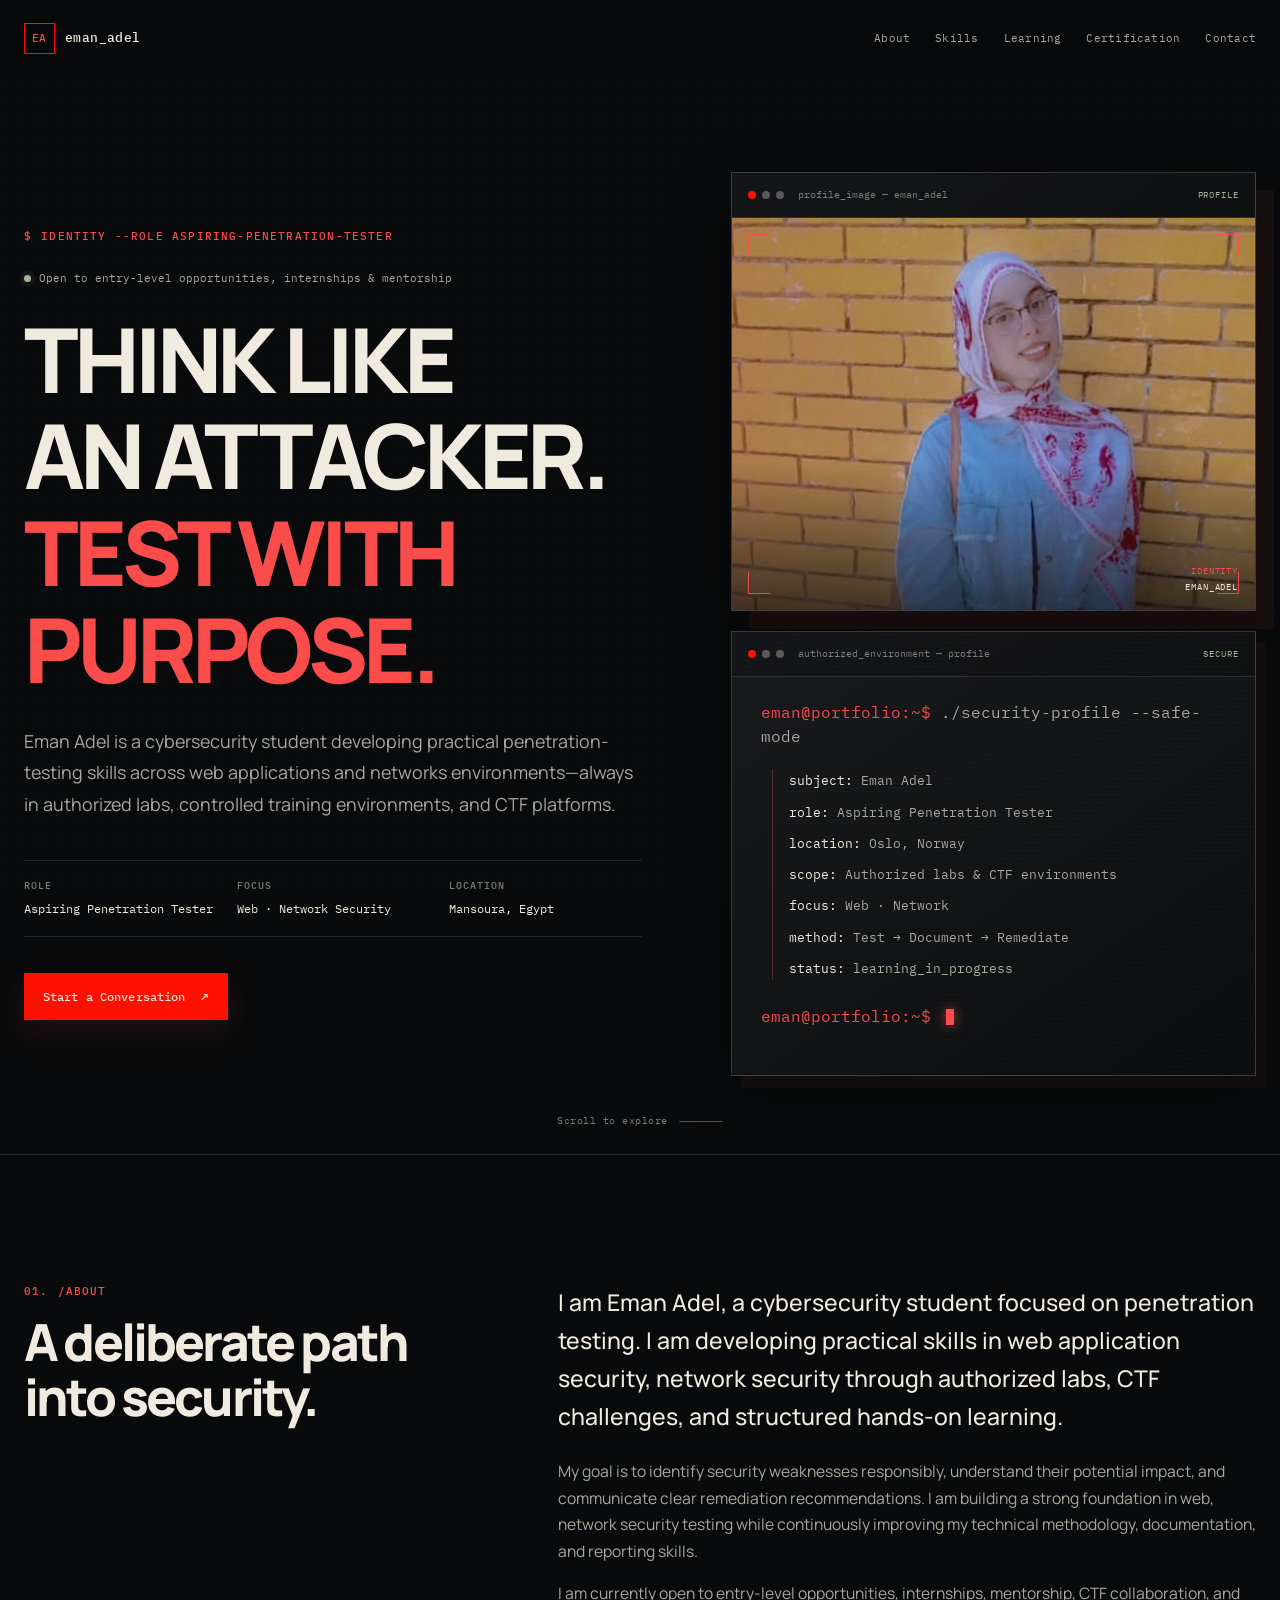
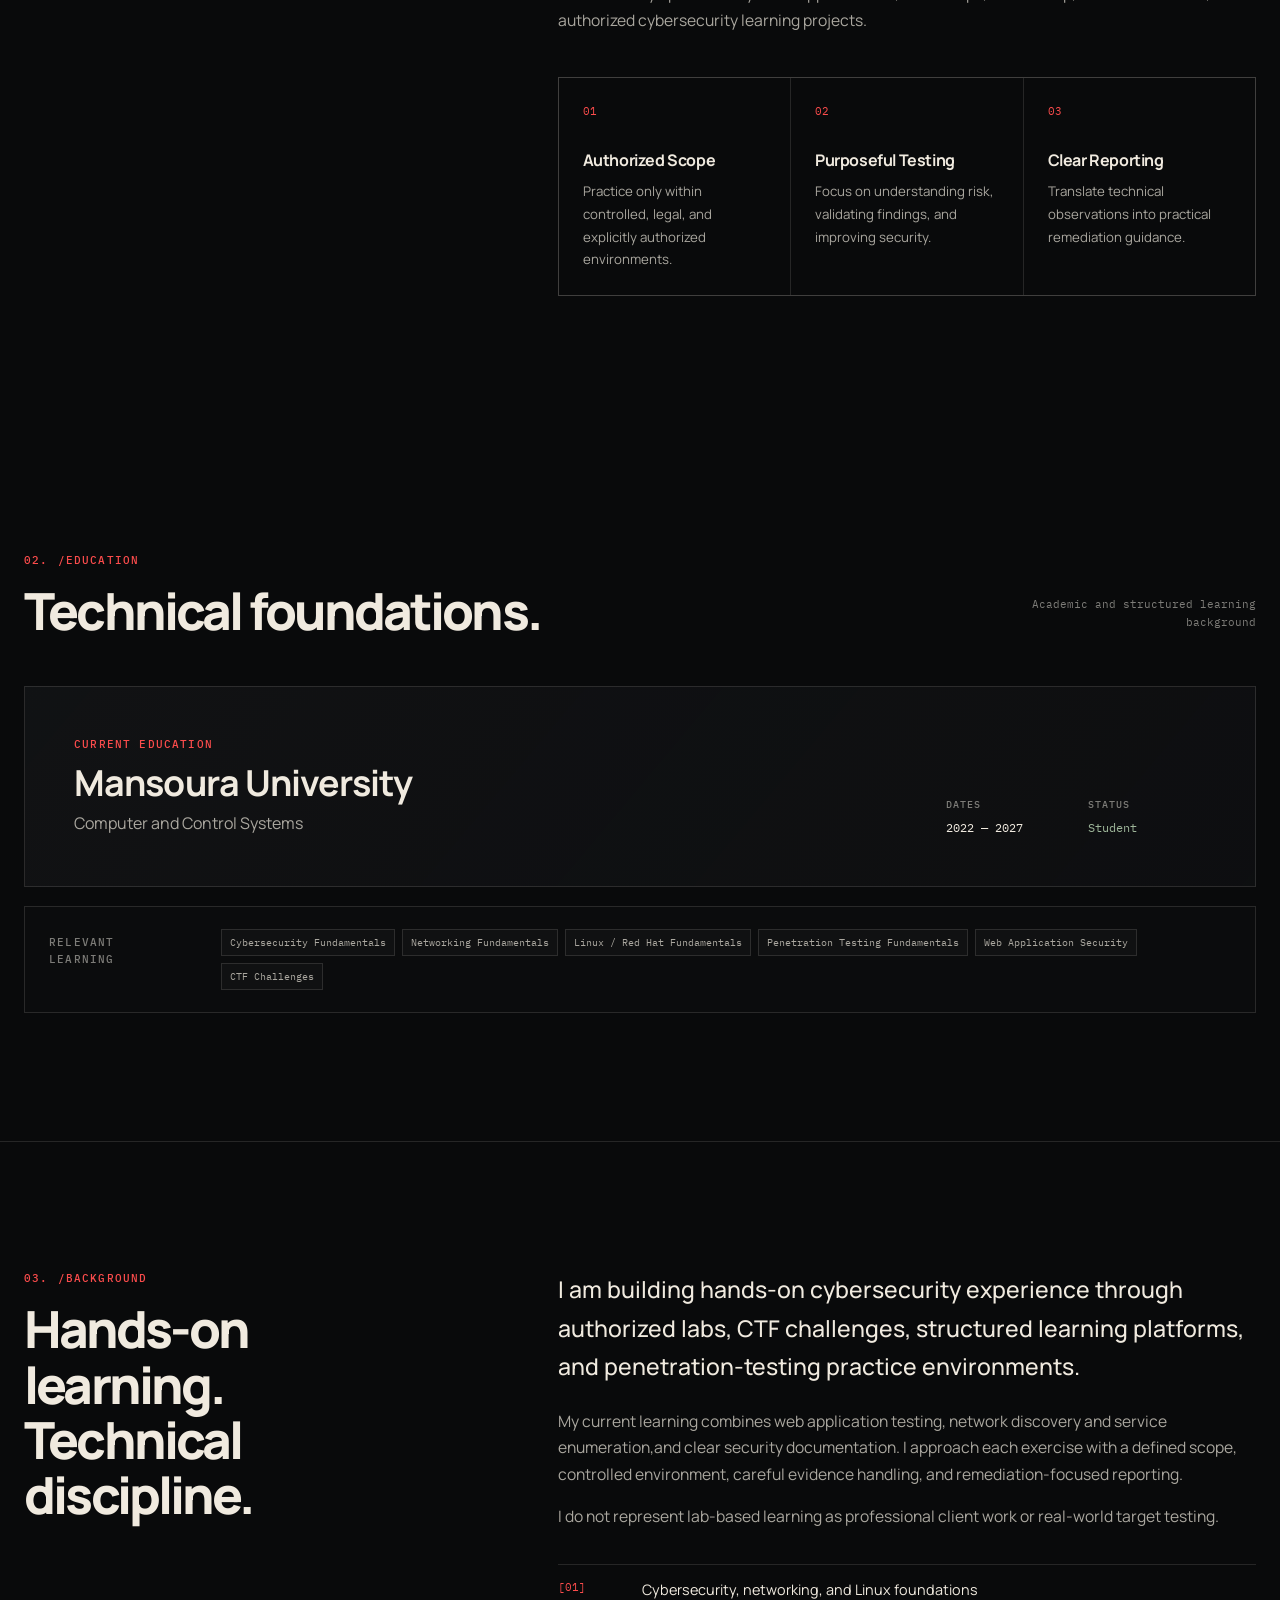
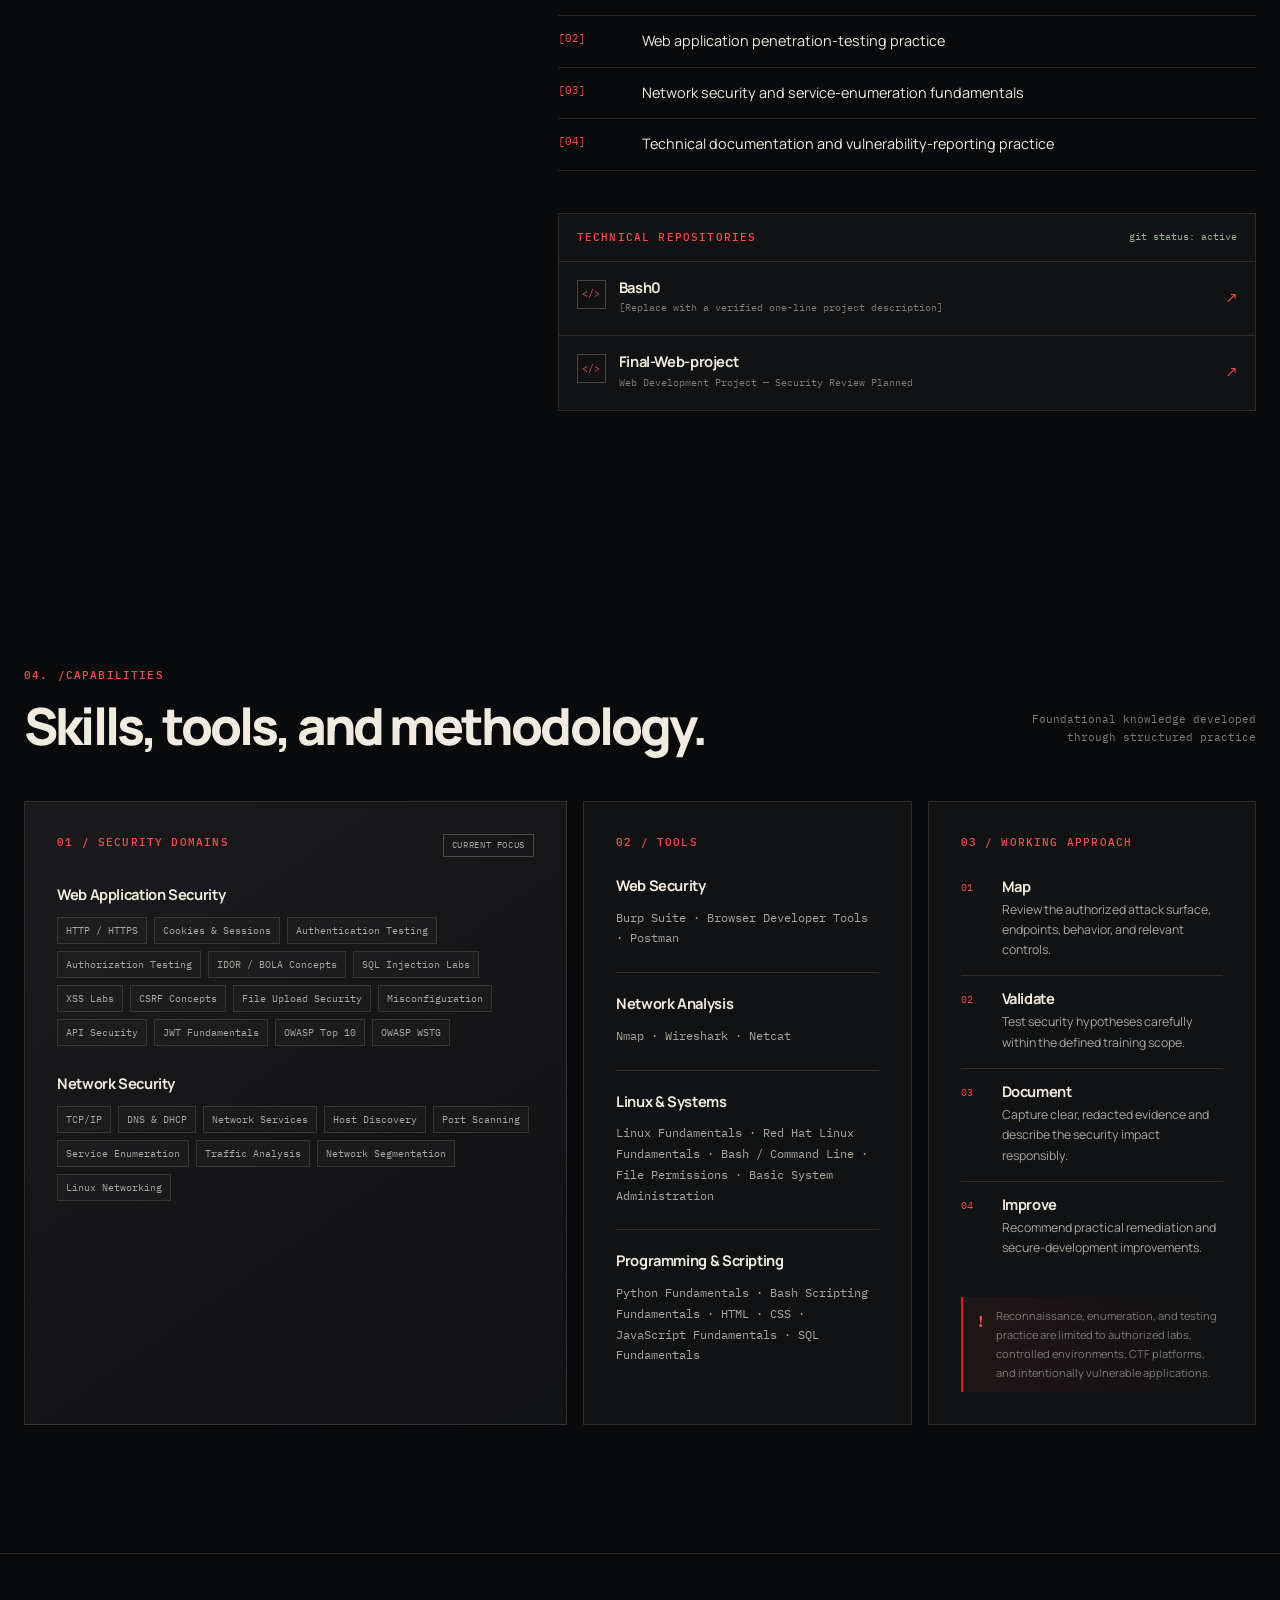
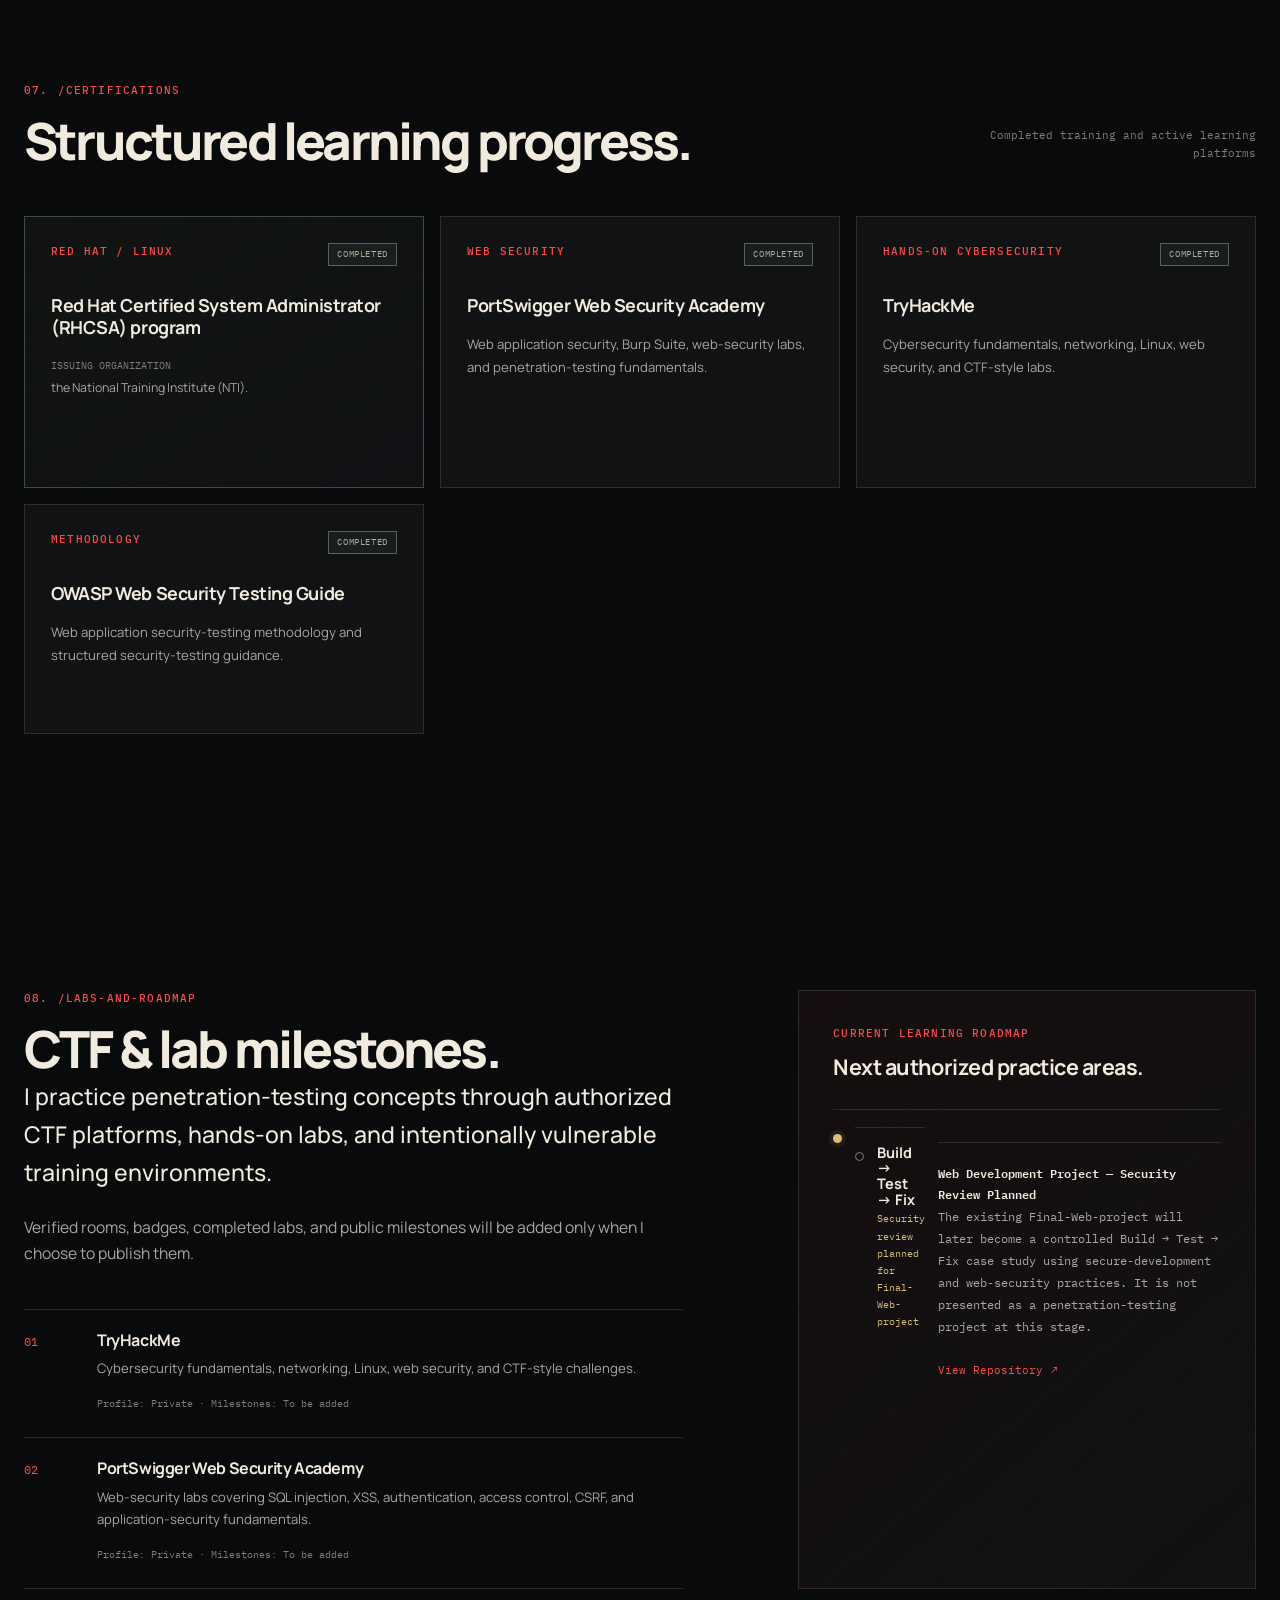
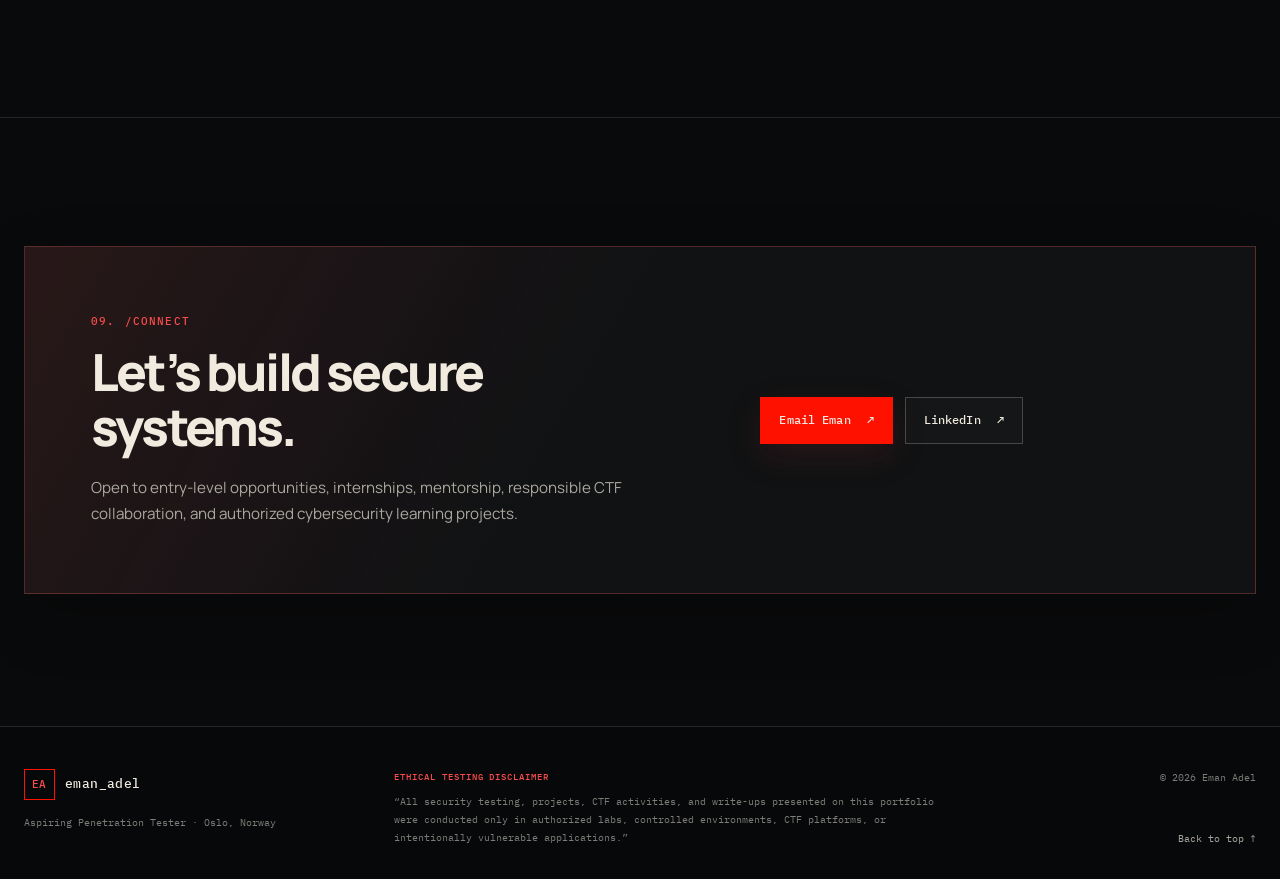
<file: index.html>
<!DOCTYPE html>
<html lang="en">
<head>
  <meta charset="UTF-8" />
  <meta name="viewport" content="width=device-width, initial-scale=1.0" />

  <title>Eman Adel | Aspiring Penetration Tester</title>
  <meta
    name="description"
    content="Portfolio of Eman Adel, an aspiring penetration tester in Oslo focused on web application security, network security, and authorized hands-on cybersecurity learning."
  />
  <meta
    name="keywords"
    content="Eman Adel, Aspiring Penetration Tester, Web Application Security, Network Security, Cybersecurity Student, Oslo"
  />
  <meta name="author" content="Eman Adel" />
  <meta name="theme-color" content="#090a0b" />
  <meta name="robots" content="index, follow" />

  <meta property="og:type" content="website" />
  <meta property="og:title" content="Eman Adel | Aspiring Penetration Tester" />
  <meta
    property="og:description"
    content="Aspiring penetration tester building practical skills in web application and network through authorized labs and CTF environments."
  />
  <meta property="og:locale" content="en_US" />
  <meta property="og:site_name" content="Eman Adel Portfolio" />

  <link rel="preconnect" href="https://fonts.googleapis.com" />
  <link rel="preconnect" href="https://fonts.gstatic.com" crossorigin />
  <link
    href="https://fonts.googleapis.com/css2?family=DM+Mono:wght@400;500&family=IBM+Plex+Mono:wght@400;500;600&family=Manrope:wght@400;500;600;700;800&display=swap"
    rel="stylesheet"
  />

  <link rel="stylesheet" href="style.css" />
</head>

<body>
  <a class="skip-link" href="#main-content">Skip to main content</a>

  <div class="site-noise" aria-hidden="true"></div>
  <div class="site-grid" aria-hidden="true"></div>

  <header class="site-header" id="top">
    <div class="container header-inner">
      <a class="brand" href="#top" aria-label="Eman Adel — Return to top">
        <span class="brand-mark" aria-hidden="true">EA</span>
        <span class="brand-text">eman_adel</span>
      </a>

      <button
        class="menu-toggle"
        type="button"
        aria-label="Open navigation menu"
        aria-expanded="false"
        aria-controls="primary-navigation"
      >
        <span></span>
        <span></span>
      </button>

      <nav class="site-nav" id="primary-navigation" aria-label="Primary navigation">
        <a href="#about">About</a>
        <a href="#skills">Skills</a>
        <!-- <a href="#projects">Projects</a> -->
        <a href="#learning">Learning</a>
        <a href="#certifications">Certification</a>
        <a href="#contact">Contact</a>
        <!-- <a class="nav-cv" href="[Replace with CV file URL]" download>
          Download CV
        </a> -->
      </nav>
    </div>
  </header>

  <main id="main-content">
    <section class="hero section" aria-labelledby="hero-heading">
      <div class="container hero-layout">
        <div class="hero-content reveal">
          <p class="eyebrow">
            <span aria-hidden="true">$</span>
            <span>identity --role aspiring-penetration-tester</span>
          </p>

          <div class="availability">
            <span class="status-dot" aria-hidden="true"></span>
            Open to entry-level opportunities, internships &amp; mentorship
          </div>

          <h1 id="hero-heading">
            THINK LIKE<br />
            AN ATTACKER.<br />
            <span>TEST WITH PURPOSE.</span>
          </h1>

          <p class="hero-intro">
            Eman Adel is a cybersecurity student developing practical
            penetration-testing skills across web applications and networks environments—always in authorized labs, controlled training
            environments, and CTF platforms.
          </p>

          <div class="hero-meta" aria-label="Professional profile summary">
            <div>
              <span class="meta-label">Role</span>
              <span class="meta-value">Aspiring Penetration Tester</span>
            </div>

            <div>
              <span class="meta-label">Focus</span>
              <span class="meta-value">Web · Network Security</span>
            </div>

            <div>
              <span class="meta-label">Location</span>
              <span class="meta-value">Mansoura, Egypt</span>
            </div>
          </div>

           <div class="hero-actions">
           <!-- <a class="button button-primary" href="#projects">
              <span>View Projects</span>
              <span aria-hidden="true">→</span>
            </a> -->

            <a
              class="button button-primary"
              href="mailto:emanadel2532004@gmail.com"
            >
              <span>Start a Conversation</span>
              <span aria-hidden="true">↗</span>
            </a>
          </div>
        </div>

        <div class="hero-visuals reveal reveal-delay">
          <div class="profile-photo-panel">
            <div class="photo-panel-header">
              <div class="window-controls" aria-hidden="true">
                <span></span>
                <span></span>
                <span></span>
              </div>

              <p>profile_image — eman_adel</p>

              <span class="terminal-lock" aria-label="Profile image status">
                PROFILE
              </span>
            </div>

            <div class="profile-photo-wrap">
              <img
                src="my-photo.jpg"
                alt="Professional portrait of Eman Adel"
                class="profile-photo"
              />

              <div class="photo-overlay" aria-hidden="true"></div>

              <div class="photo-corner photo-corner-top-left" aria-hidden="true"></div>
              <div class="photo-corner photo-corner-top-right" aria-hidden="true"></div>
              <div class="photo-corner photo-corner-bottom-left" aria-hidden="true"></div>
              <div class="photo-corner photo-corner-bottom-right" aria-hidden="true"></div>

              <div class="photo-label" aria-hidden="true">
                <span>IDENTITY</span>
                <span>EMAN_ADEL</span>
              </div>
            </div>
          </div>

          <div
            class="hero-terminal terminal-compact"
            aria-label="Professional profile terminal visual"
          >
            <div class="terminal-window">
              <div class="terminal-header">
                <div class="window-controls" aria-hidden="true">
                  <span></span>
                  <span></span>
                  <span></span>
                </div>

                <p>authorized_environment — profile</p>

                <span class="terminal-lock" aria-label="Authorized environment">
                  SECURE
                </span>
              </div>

              <div class="terminal-body">
                <p class="terminal-line muted-line">
                  <span class="terminal-prompt">eman@portfolio:~$</span>
                  <span> ./security-profile --safe-mode</span>
                </p>

                <div class="terminal-output">
                  <p><span class="terminal-key">subject:</span> Eman Adel</p>
                  <p><span class="terminal-key">role:</span> Aspiring Penetration Tester</p>
                  <p><span class="terminal-key">location:</span> Oslo, Norway</p>
                  <p><span class="terminal-key">scope:</span> Authorized labs &amp; CTF environments</p>
                  <p><span class="terminal-key">focus:</span> Web · Network </p>
                  <p><span class="terminal-key">method:</span> Test → Document → Remediate</p>
                  <p>
                    <span class="terminal-key">status:</span>
                    <span class="terminal-status">learning_in_progress</span>
                  </p>
                </div>

                <p class="terminal-line terminal-command">
                  <span class="terminal-prompt">eman@portfolio:~$</span>
                  <span class="terminal-cursor" aria-hidden="true"></span>
                </p>
              </div>
            </div>
          </div>
        </div>
      </div>

      <a class="scroll-cue" href="#about" aria-label="Scroll to About section">
        <span>Scroll to explore</span>
        <span class="scroll-line" aria-hidden="true"></span>
      </a>
    </section>

    <section class="section section-lined" id="about" aria-labelledby="about-heading">
      <div class="container two-column-layout">
        <div class="section-heading reveal">
          <p class="eyebrow"><span aria-hidden="true">01.</span> /about</p>
          <h2 id="about-heading">A deliberate path into security.</h2>
        </div>

        <div class="section-content reveal reveal-delay">
          <p class="lead-text">
            I am Eman Adel, a cybersecurity student focused on penetration
            testing. I am developing practical skills in web application
            security, network security through authorized labs, CTF challenges,
            and structured hands-on learning.
          </p>

          <p>
            My goal is to identify security weaknesses responsibly, understand
            their potential impact, and communicate clear remediation
            recommendations. I am building a strong foundation in web, network 
            security testing while continuously improving my technical methodology,
            documentation, and reporting skills.
          </p>

          <p>
            I am currently open to entry-level opportunities, internships,
            mentorship, CTF collaboration, and authorized cybersecurity learning
            projects.
          </p>

          <div class="principles-grid" aria-label="Professional principles">
            <article class="principle-card">
              <span class="card-index">01</span>
              <h3>Authorized Scope</h3>
              <p>
                Practice only within controlled, legal, and explicitly
                authorized environments.
              </p>
            </article>

            <article class="principle-card">
              <span class="card-index">02</span>
              <h3>Purposeful Testing</h3>
              <p>
                Focus on understanding risk, validating findings, and improving
                security.
              </p>
            </article>

            <article class="principle-card">
              <span class="card-index">03</span>
              <h3>Clear Reporting</h3>
              <p>
                Translate technical observations into practical remediation
                guidance.
              </p>
            </article>
          </div>
        </div>
      </div>
    </section>

    <section class="section" id="education" aria-labelledby="education-heading">
      <div class="container">
        <div class="section-topbar reveal">
          <div>
            <p class="eyebrow"><span aria-hidden="true">02.</span> /education</p>
            <h2 id="education-heading">Technical foundations.</h2>
          </div>

          <p class="section-aside">
            Academic and structured learning background
          </p>
        </div>

        <article class="education-card reveal reveal-delay">
          <div class="education-main">
            <p class="card-kicker">Current Education</p>
            <h3>Mansoura University</h3>
            <p class="education-program">Computer and Control Systems</p>
          </div>

          <div class="education-data">
            <div>
              <span class="meta-label">Dates</span>
              <span class="meta-value">2022 — 2027</span>
            </div>

            <div>
              <span class="meta-label">Status</span>
              <span class="meta-value status-text">Student</span>
            </div>
          </div>
        </article>

        <div class="learning-strip reveal">
          <p class="strip-label">Relevant Learning</p>

          <div class="chip-list">
            <span>Cybersecurity Fundamentals</span>
            <span>Networking Fundamentals</span>
            <span>Linux / Red Hat Fundamentals</span>
            <span>Penetration Testing Fundamentals</span>
            <span>Web Application Security</span>
            <span>CTF Challenges</span>
          </div>
        </div>
      </div>
    </section>

    <section
      class="section section-lined"
      id="background"
      aria-labelledby="background-heading"
    >
      <div class="container two-column-layout">
        <div class="section-heading reveal">
          <p class="eyebrow"><span aria-hidden="true">03.</span> /background</p>
          <h2 id="background-heading">
            Hands-on learning.<br />
            Technical discipline.
          </h2>
        </div>

        <div class="section-content reveal reveal-delay">
          <p class="lead-text">
            I am building hands-on cybersecurity experience through authorized
            labs, CTF challenges, structured learning platforms, and
            penetration-testing practice environments.
          </p>

          <p>
            My current learning combines web application testing, network
            discovery and service enumeration,and clear security documentation.
            I approach each exercise with a defined scope, controlled environment,
            careful evidence handling, and remediation-focused reporting.
          </p>

          <p>
            I do not represent lab-based learning as professional client work or
            real-world target testing.
          </p>

          <div class="background-list" aria-label="Technical background areas">
            <div>
              <span aria-hidden="true">[01]</span>
              <p>Cybersecurity, networking, and Linux foundations</p>
            </div>

            <div>
              <span aria-hidden="true">[02]</span>
              <p>Web application penetration-testing practice</p>
            </div>

            <div>
              <span aria-hidden="true">[03]</span>
              <p>Network security and service-enumeration fundamentals</p>
            </div>

            <!-- <div>
              <span aria-hidden="true">[04]</span>
              <p>Android application security foundations</p>
            </div> -->

            <div>
              <span aria-hidden="true">[04]</span>
              <p>Technical documentation and vulnerability-reporting practice</p>
            </div>
          </div>

          <div class="repository-panel">
            <div class="repository-panel-heading">
              <p class="card-kicker">Technical Repositories</p>
              <span class="mini-terminal">git status: active</span>
            </div>

            <div class="repository-list">
              <a
                href="https://github.com/Eman-Adel-Taher/Bash0"
                target="_blank"
                rel="noopener noreferrer"
                class="repository-link"
                aria-label="Open Bash0 repository on GitHub"
              >
                <div>
                  <span class="repo-icon" aria-hidden="true">&lt;/&gt;</span>

                  <div>
                    <h3>Bash0</h3>
                    <p>[Replace with a verified one-line project description]</p>
                  </div>
                </div>

                <span aria-hidden="true">↗</span>
              </a>

              <a
                href="https://github.com/Eman-Adel-Taher/Final-Web-project"
                target="_blank"
                rel="noopener noreferrer"
                class="repository-link"
                aria-label="Open Final Web Project repository on GitHub"
              >
                <div>
                  <span class="repo-icon" aria-hidden="true">&lt;/&gt;</span>

                  <div>
                    <h3>Final-Web-project</h3>
                    <p>Web Development Project — Security Review Planned</p>
                  </div>
                </div>

                <span aria-hidden="true">↗</span>
              </a>
            </div>
          </div>
        </div>
      </div>
    </section>

    <section class="section" id="skills" aria-labelledby="skills-heading">
      <div class="container">
        <div class="section-topbar reveal">
          <div>
            <p class="eyebrow">
              <span aria-hidden="true">04.</span> /capabilities
            </p>
            <h2 id="skills-heading">Skills, tools, and methodology.</h2>
          </div>

          <p class="section-aside">
            Foundational knowledge developed through structured practice
          </p>
        </div>

        <div class="skills-grid">
          <article class="skill-card skill-card-featured reveal">
            <div class="skill-card-header">
              <p class="card-kicker">01 / Security Domains</p>
              <span class="status-badge">Current Focus</span>
            </div>

            <div class="domain-block">
              <h3>Web Application Security</h3>

              <div class="chip-list">
                <span>HTTP / HTTPS</span>
                <span>Cookies &amp; Sessions</span>
                <span>Authentication Testing</span>
                <span>Authorization Testing</span>
                <span>IDOR / BOLA Concepts</span>
                <span>SQL Injection Labs</span>
                <span>XSS Labs</span>
                <span>CSRF Concepts</span>
                <span>File Upload Security</span>
                <span>Misconfiguration</span>
                <span>API Security</span>
                <span>JWT Fundamentals</span>
                <span>OWASP Top 10</span>
                <span>OWASP WSTG</span>
              </div>
            </div>

            <div class="domain-block">
              <h3>Network Security</h3>

              <div class="chip-list">
                <span>TCP/IP</span>
                <span>DNS &amp; DHCP</span>
                <span>Network Services</span>
                <span>Host Discovery</span>
                <span>Port Scanning</span>
                <span>Service Enumeration</span>
                <span>Traffic Analysis</span>
                <span>Network Segmentation</span>
                <span>Linux Networking</span>
              </div>
            </div>

            <!-- <div class="domain-block">
              <h3>Android Application Security</h3>

              <div class="chip-list">
                <span>Android Security Fundamentals</span>
                <span>Application Architecture Basics</span>
                <span>APK Fundamentals</span>
                <span>Permissions Model</span>
                <span>Secure Storage Concepts</span>
                <span>Network Security Concepts</span>
                <span>Mobile OWASP Top 10 Awareness</span>
              </div>
            </div> -->
          </article>

          <article class="skill-card reveal reveal-delay">
            <p class="card-kicker">02 / Tools</p>

            <div class="tool-group">
              <h3>Web Security</h3>
              <p>Burp Suite · Browser Developer Tools · Postman</p>
            </div>

            <div class="tool-group">
              <h3>Network Analysis</h3>
              <p>Nmap · Wireshark · Netcat</p>
            </div>

            <div class="tool-group">
              <h3>Linux &amp; Systems</h3>
              <p>
                Linux Fundamentals · Red Hat Linux Fundamentals · Bash / Command
                Line · File Permissions · Basic System Administration
              </p>
            </div>

            <div class="tool-group">
              <h3>Programming &amp; Scripting</h3>
              <p>
                Python Fundamentals · Bash Scripting Fundamentals · HTML · CSS ·
                JavaScript Fundamentals · SQL Fundamentals
              </p>
            </div>
          </article>

          <article class="skill-card reveal reveal-delay-2">
            <p class="card-kicker">03 / Working Approach</p>

            <div class="method-list">
              <div>
                <span>01</span>
                <div>
                  <h3>Map</h3>
                  <p>
                    Review the authorized attack surface, endpoints, behavior,
                    and relevant controls.
                  </p>
                </div>
              </div>

              <div>
                <span>02</span>
                <div>
                  <h3>Validate</h3>
                  <p>
                    Test security hypotheses carefully within the defined
                    training scope.
                  </p>
                </div>
              </div>

              <div>
                <span>03</span>
                <div>
                  <h3>Document</h3>
                  <p>
                    Capture clear, redacted evidence and describe the security
                    impact responsibly.
                  </p>
                </div>
              </div>

              <div>
                <span>04</span>
                <div>
                  <h3>Improve</h3>
                  <p>
                    Recommend practical remediation and secure-development
                    improvements.
                  </p>
                </div>
              </div>
            </div>

            <div class="reporting-note">
              <span class="note-icon" aria-hidden="true">!</span>
              <p>
                Reconnaissance, enumeration, and testing practice are limited
                to authorized labs, controlled environments, CTF platforms, and
                intentionally vulnerable applications.
              </p>
            </div>
          </article>
        </div>
      </div>
    </section>

    <!-- <section
      class="section section-lined"
      id="projects"
      aria-labelledby="projects-heading"
    >
      <div class="container">
        <div class="section-topbar reveal">
          <div>
            <p class="eyebrow"><span aria-hidden="true">05.</span> /projects</p>
            <h2 id="projects-heading">Authorized security practice.</h2>
          </div>

          <p class="section-aside">
            Selected learning projects and structured assessment work
          </p>
        </div>

        <div class="project-list">
          <article class="project-card reveal">
            <div class="project-number" aria-hidden="true">01</div>

            <div class="project-main">
              <div class="project-heading-row">
                <div>
                  <p class="card-kicker">Web Application Security</p>
                  <h3>OWASP Juice Shop Security Assessment</h3>
                </div>

                <span class="status-badge status-progress">In Progress</span>
              </div>

              <p class="project-description">
                A structured web-application security assessment of OWASP Juice
                Shop, an intentionally vulnerable and authorized training
                environment. This project will document test scope, methodology,
                selected findings, risk reasoning, evidence handling, and
                remediation guidance.
              </p>

              <div class="project-details">
                <div>
                  <span class="meta-label">Environment</span>
                  <span class="meta-value">
                    Authorized, intentionally vulnerable training application
                  </span>
                </div>

                <div>
                  <span class="meta-label">Tools</span>
                  <span class="meta-value">
                    Burp Suite · Browser Developer Tools · Postman
                  </span>
                </div>

                <div>
                  <span class="meta-label">Focus</span>
                  <span class="meta-value">
                    Authentication · Access Control · Input Validation ·
                    Misconfiguration · OWASP Top 10
                  </span>
                </div>

                <div>
                  <span class="meta-label">Deliverable</span>
                  <span class="meta-value">
                    Redacted security assessment report with evidence and
                    remediation guidance
                  </span>
                </div>
              </div>

              <div
                class="project-links"
                aria-label="OWASP Juice Shop project links"
              >
                <span class="disabled-project-link">
                  GitHub: [Add project URL later]
                </span>

                <span class="disabled-project-link">
                  Write-up: [Add write-up URL later]
                </span>

                <span class="disabled-project-link">
                  Redacted screenshots: [Add later]
                </span>
              </div>
            </div>
          </article>

          <article class="project-card reveal reveal-delay">
            <div class="project-number" aria-hidden="true">02</div>

            <div class="project-main">
              <div class="project-heading-row">
                <div>
                  <p class="card-kicker">Network Penetration Testing</p>
                  <h3>Network Discovery &amp; Enumeration Lab</h3>
                </div>

                <span class="status-badge status-progress">In Progress</span>
              </div>

              <p class="project-description">
                A controlled network-assessment exercise focused on discovering
                authorized hosts, mapping exposed services, reviewing traffic,
                and translating observations into a concise remediation
                checklist.
              </p>

              <div class="project-details">
                <div>
                  <span class="meta-label">Environment</span>
                  <span class="meta-value">
                    Isolated home lab / authorized training environment
                  </span>
                </div>

                <div>
                  <span class="meta-label">Tools</span>
                  <span class="meta-value">
                    Nmap · Wireshark · Linux · Netcat
                  </span>
                </div>

                <div>
                  <span class="meta-label">Focus</span>
                  <span class="meta-value">
                    Host Discovery · Port Identification · Service Enumeration ·
                    Network Mapping · Traffic Analysis
                  </span>
                </div>

                <div>
                  <span class="meta-label">Deliverable</span>
                  <span class="meta-value">
                    Network map, findings summary, and remediation checklist
                  </span>
                </div>
              </div>

              <div
                class="project-links"
                aria-label="Network Discovery and Enumeration Lab project links"
              >
                <span class="disabled-project-link">
                  GitHub: [Add project URL later]
                </span>

                <span class="disabled-project-link">
                  Write-up: [Add write-up URL later]
                </span>

                <span class="disabled-project-link">
                  Redacted screenshots: [Add later]
                </span>
              </div>
            </div>
          </article>
        </div>

        <aside class="scope-note reveal" aria-label="Project scope notice">
          <span class="scope-icon" aria-hidden="true">✓</span>

          <p>
            All featured work is limited to authorized labs, controlled
            environments, CTF platforms, or intentionally vulnerable
            applications. No real targets, sensitive data, credentials, tokens,
            private IP addresses, or harmful exploitation details are displayed.
          </p>
        </aside>
      </div>
    </section>

    <section class="section" id="focus" aria-labelledby="focus-heading">
      <div class="container focus-layout">
        <div class="focus-copy reveal">
          <p class="eyebrow"><span aria-hidden="true">06.</span> /focus</p>
          <h2 id="focus-heading">Security testing focus.</h2>

          <p class="lead-text">
            I am developing practical penetration-testing skills across web
            applications, networks, and Android environments through authorized
            labs, CTF challenges, and structured learning.
          </p>
        </div>

        <div class="focus-board reveal reveal-delay">
          <div class="focus-line">
            <span>Web application security testing</span>
            <span aria-hidden="true">01</span>
          </div>

          <div class="focus-line">
            <span>Network discovery and service enumeration</span>
            <span aria-hidden="true">02</span>
          </div>

          <div class="focus-line">
            <span>Android application security fundamentals</span>
            <span aria-hidden="true">03</span>
          </div>

          <div class="focus-line">
            <span>Attack-surface mapping</span>
            <span aria-hidden="true">04</span>
          </div>

          <div class="focus-line">
            <span>Authentication and authorization testing</span>
            <span aria-hidden="true">05</span>
          </div>

          <div class="focus-line">
            <span>OWASP-based testing methodology</span>
            <span aria-hidden="true">06</span>
          </div>

          <div class="focus-line">
            <span>Vulnerability validation and reporting</span>
            <span aria-hidden="true">07</span>
          </div>
        </div>
      </div>
    </section> -->

    <section
      class="section section-lined"
      id="certifications"
      aria-labelledby="certifications-heading"
    >
      <div class="container">
        <div class="section-topbar reveal">
          <div>
            <p class="eyebrow">
              <span aria-hidden="true">07.</span> /certifications
            </p>
            <h2 id="certifications-heading">Structured learning progress.</h2>
          </div>

          <p class="section-aside">
            Completed training and active learning platforms
          </p>
        </div>

        <div class="certification-grid">
          <article class="certificate-card certificate-completed reveal">
            <div class="certificate-topline">
              <span class="card-kicker">Red Hat / Linux</span>
              <span class="status-badge status-completed">Completed</span>
            </div>

            <h3>Red Hat Certified System Administrator (RHCSA) program</h3>

            <dl class="certificate-data">
              <div>
                <dt>Issuing organization</dt>
                <dd>the National Training Institute (NTI).</dd>
              </div>

              <div>
                <!-- <dt>Completion date</dt>
                <dd>June 2025</dd> -->
              </div>
            </dl>
          </article>

          <article class="certificate-card reveal reveal-delay">
            <div class="certificate-topline">
              <span class="card-kicker">Web Security</span>
              <span class="status-badge status-completed">Completed</span>
            </div>

            <h3>PortSwigger Web Security Academy</h3>

            <p>
              Web application security, Burp Suite, web-security labs, and
              penetration-testing fundamentals.
            </p>

          </article>

          <article class="certificate-card reveal reveal-delay-2">
            <div class="certificate-topline">
              <span class="card-kicker">Hands-on Cybersecurity</span>
              <span class="status-badge status-completed">Completed</span>
            </div>

            <h3>TryHackMe</h3>

            <p>
              Cybersecurity fundamentals, networking, Linux, web security, and
              CTF-style labs.
            </p>

          </article>

          <article class="certificate-card reveal">
            <div class="certificate-topline">
              <span class="card-kicker">Methodology</span>
              <span class="status-badge status-completed">Completed</span>
            </div>

            <h3>OWASP Web Security Testing Guide</h3>

            <p>
              Web application security-testing methodology and structured
              security-testing guidance.
            </p>
          </article>

          <!-- <article class="certificate-card certificate-placeholder reveal reveal-delay">
             <div class="certificate-topline">
              <span class="card-kicker">Networking</span>
              <span class="status-badge status-placeholder">To Be Added</span>
            </div>

             <h3>[CCNA]</h3>

            <p>
              Add only an exact certificate name, issuing organization,
              completion date, verified credential URL, and accurate status.
            </p>
           </article> -->
        </div> 
      </div>
    </section> 

    <section class="section" id="learning" aria-labelledby="learning-heading">
      <div class="container learning-layout">
        <div class="learning-left reveal">
          <p class="eyebrow">
            <span aria-hidden="true">08.</span> /labs-and-roadmap
          </p>

          <h2 id="learning-heading">CTF &amp; lab milestones.</h2>

          <p class="lead-text">
            I practice penetration-testing concepts through authorized CTF
            platforms, hands-on labs, and intentionally vulnerable training
            environments.
          </p>

          <p>
            Verified rooms, badges, completed labs, and public milestones will
            be added only when I choose to publish them.
          </p>

          <div class="platform-cards">
            <article class="platform-card">
              <div class="platform-number" aria-hidden="true">01</div>

              <div>
                <h3>TryHackMe</h3>

                <p>
                  Cybersecurity fundamentals, networking, Linux, web security,
                  and CTF-style challenges.
                </p>

                <span>Profile: Private · Milestones: To be added</span>
              </div>
            </article>

            <article class="platform-card">
              <div class="platform-number" aria-hidden="true">02</div>

              <div>
                <h3>PortSwigger Web Security Academy</h3>

                <p>
                  Web-security labs covering SQL injection, XSS, authentication,
                  access control, CSRF, and application-security fundamentals.
                </p>

                <span>Profile: Private · Milestones: To be added</span>
              </div>
            </article>
          </div>
        </div>

        <aside
          class="roadmap-card reveal reveal-delay"
          aria-labelledby="roadmap-heading"
        >
          <p class="card-kicker">Current Learning Roadmap</p>
          <h3 id="roadmap-heading">Next authorized practice areas.</h3>

          <div class="roadmap-item">
            <span class="roadmap-status" aria-hidden="true"></span>

            <!-- <div>
              <h4>Android Application Security</h4>
              <p>Planned</p>
            </div>
          </div> -->

          <div class="roadmap-item">
            <span
              class="roadmap-status roadmap-status-future"
              aria-hidden="true"
            ></span>

            <div>
              <h4>Build → Test → Fix</h4>
              <p>Security review planned for Final-Web-project</p>
            </div>
          </div>

          <div class="roadmap-note">
            <p>
              <strong>Web Development Project — Security Review Planned</strong>
              <br />
              The existing Final-Web-project will later become a controlled
              Build → Test → Fix case study using secure-development and
              web-security practices. It is not presented as a
              penetration-testing project at this stage.
            </p>

            <a
              class="text-link"
              href="https://github.com/Eman-Adel-Taher/Final-Web-project"
              target="_blank"
              rel="noopener noreferrer"
            >
              View Repository <span aria-hidden="true">↗</span>
            </a>
          </div>
        </aside>
      </div>
    </section>

    <section
      class="section section-lined contact-section"
      id="contact"
      aria-labelledby="contact-heading"
    >
      <div class="container">
        <div class="contact-panel reveal">
          <div class="contact-copy">
            <p class="eyebrow"><span aria-hidden="true">09.</span> /connect</p>
            <h2 id="contact-heading">Let’s build secure systems.</h2>

            <p>
              Open to entry-level opportunities, internships, mentorship,
              responsible CTF collaboration, and authorized cybersecurity
              learning projects.
            </p>
          </div>

          <div class="contact-actions">
            <a
              class="button button-primary"
              href="mailto:emanadel2532004@gmail.com"
            >
              <span>Email Eman</span>
              <span aria-hidden="true">↗</span>
            </a>

            <a
              class="button button-secondary"
              href="https://www.linkedin.com/in/emanadeltaher"
              target="_blank"
              rel="noopener noreferrer"
            >
              <span>LinkedIn</span>
              <span aria-hidden="true">↗</span>
            </a>

            <!-- <a
              class="button button-secondary"
              href="https://github.com/Eman-Adel-Taher"
              target="_blank"
              rel="noopener noreferrer"
            >
              <span>GitHub</span>
              <span aria-hidden="true">↗</span>
            </a> -->

            <!-- <a
              class="button button-secondary"
              href="[Replace with CV file URL]"
              download
            >
              <span>Download CV</span>
              <span aria-hidden="true">↓</span>
            </a> -->
          </div>
        </div>
      </div>
    </section>
  </main>

  <footer class="site-footer">
    <div class="container footer-grid">
      <div class="footer-identity">
        <a
          class="brand footer-brand"
          href="#top"
          aria-label="Eman Adel — Return to top"
        >
          <span class="brand-mark" aria-hidden="true">EA</span>
          <span class="brand-text">eman_adel</span>
        </a>

        <p>Aspiring Penetration Tester · Oslo, Norway</p>
      </div>

      <div class="footer-disclaimer">
        <p class="footer-label">Ethical Testing Disclaimer</p>

        <p>
          “All security testing, projects, CTF activities, and write-ups
          presented on this portfolio were conducted only in authorized labs,
          controlled environments, CTF platforms, or intentionally vulnerable
          applications.”
        </p>
      </div>

      <div class="footer-meta">
        <p>© <span id="current-year"></span> Eman Adel</p>
        <a href="#top">Back to top ↑</a>
      </div>
    </div>
  </footer>

  <script src="script.js"></script>
</body>
</html>
</file>
<file: style.css>
:root {
  --bg: #090a0b;
  --bg-soft: #101113;
  --panel: rgba(18, 19, 21, 0.9);
  --panel-solid: #131416;
  --panel-light: #1a1b1e;
  --border: rgba(239, 232, 219, 0.13);
  --border-strong: rgba(239, 232, 219, 0.24);
  --text: #f0eadf;
  --text-muted: #aaa79f;
  --text-dim: #7d7c78;
  --red: #ff1100;
  --red-bright: #fb4c4c;
  --red-dark: #5d1500;
  --green: #9eb69a;
  --yellow: #d8bc79;
  --shadow: rgba(0, 0, 0, 0.35);

  --mono: "IBM Plex Mono", "DM Mono", Consolas, monospace;
  --sans: "Manrope", Arial, sans-serif;

  --max-width: 1240px;
  --header-height: 76px;

  --ease: 220ms ease;
}

* {
  box-sizing: border-box;
}

html {
  scroll-behavior: smooth;
  scroll-padding-top: calc(var(--header-height) + 18px);
}

body {
  min-width: 320px;
  margin: 0;
  overflow-x: hidden;
  color: var(--text);
  background: var(--bg);
  font-family: var(--sans);
  line-height: 1.7;
}

body.nav-open {
  overflow: hidden;
}

::selection {
  color: var(--text);
  background: var(--red-dark);
}

a {
  color: inherit;
  text-decoration: none;
}

button,
a {
  -webkit-tap-highlight-color: transparent;
}

button {
  font: inherit;
}

img {
  max-width: 100%;
}

.site-noise,
.site-grid {
  position: fixed;
  z-index: -2;
  inset: 0;
  pointer-events: none;
}

.site-noise {
  opacity: 0.035;
  background-image: radial-gradient(
    rgba(255, 255, 255, 0.45) 0.7px,
    transparent 0.7px
  );
  background-size: 5px 5px;
}

.site-grid {
  z-index: -3;
  opacity: 0.35;
  background-image:
    linear-gradient(rgba(255, 255, 255, 0.022) 1px, transparent 1px),
    linear-gradient(90deg, rgba(255, 255, 255, 0.022) 1px, transparent 1px);
  background-size: 58px 58px;
  mask-image: linear-gradient(to bottom, black, transparent 70%);
}

.container {
  width: min(calc(100% - 48px), var(--max-width));
  margin: 0 auto;
}

.section {
  position: relative;
  padding: 128px 0;
}

.section-lined {
  border-top: 1px solid var(--border);
}

.skip-link {
  position: fixed;
  z-index: 9999;
  top: 16px;
  left: 16px;
  padding: 10px 14px;
  color: var(--text);
  background: var(--red);
  font-family: var(--mono);
  font-size: 0.8rem;
  transform: translateY(-180%);
  transition: transform var(--ease);
}

.skip-link:focus {
  transform: translateY(0);
}

:focus-visible {
  outline: 2px solid var(--red-bright);
  outline-offset: 4px;
}

/* Header */

.site-header {
  position: sticky;
  z-index: 100;
  top: 0;
  border-bottom: 1px solid transparent;
  background: rgba(9, 10, 11, 0.72);
  backdrop-filter: blur(14px);
  transition:
    border-color var(--ease),
    background var(--ease);
}

.site-header.scrolled {
  border-bottom-color: var(--border);
  background: rgba(9, 10, 11, 0.93);
}

.header-inner {
  display: flex;
  align-items: center;
  justify-content: space-between;
  min-height: var(--header-height);
  gap: 24px;
}

.brand {
  display: inline-flex;
  align-items: center;
  gap: 10px;
  font-family: var(--mono);
  font-size: 0.82rem;
  font-weight: 500;
  letter-spacing: 0.03em;
}

.brand-mark {
  display: grid;
  width: 31px;
  height: 31px;
  place-items: center;
  border: 1px solid var(--red);
  color: var(--red-bright);
  font-size: 0.68rem;
}

.brand-text {
  color: var(--text);
}

.site-nav {
  display: flex;
  align-items: center;
  gap: 25px;
  font-family: var(--mono);
  font-size: 0.71rem;
  letter-spacing: 0.02em;
}

.site-nav > a {
  color: var(--text-muted);
  transition: color var(--ease);
}

.site-nav > a:hover,
.site-nav > a:focus-visible {
  color: var(--text);
}

.site-nav .nav-cv {
  padding: 8px 12px;
  border: 1px solid rgba(198, 84, 84, 0.72);
  color: var(--text);
}

.site-nav .nav-cv:hover,
.site-nav .nav-cv:focus-visible {
  border-color: var(--red-bright);
  background: rgba(165, 59, 59, 0.11);
}

.menu-toggle {
  display: none;
  width: 40px;
  height: 40px;
  padding: 0;
  border: 1px solid var(--border);
  color: var(--text);
  background: transparent;
  cursor: pointer;
}

.menu-toggle span {
  display: block;
  width: 17px;
  height: 1px;
  margin: 5px auto;
  background: currentColor;
  transition: transform var(--ease);
}

/* Shared typography */

.eyebrow,
.card-kicker,
.meta-label,
.footer-label,
.strip-label {
  margin: 0;
  color: var(--red-bright);
  font-family: var(--mono);
  font-size: 0.7rem;
  font-weight: 500;
  letter-spacing: 0.105em;
  line-height: 1.5;
  text-transform: uppercase;
}

.eyebrow {
  display: flex;
  align-items: center;
  gap: 9px;
}

h1,
h2,
h3,
h4,
p {
  margin-top: 0;
}

h1,
h2,
h3,
h4 {
  color: var(--text);
  line-height: 1.08;
}

h1,
h2 {
  font-weight: 800;
  letter-spacing: -0.055em;
}

h1 {
  max-width: 810px;
  margin: 20px 0 28px;
  font-size: clamp(3.1rem, 7vw, 6.3rem);
}

h1 span {
  color: var(--red-bright);
}

h2 {
  margin: 14px 0 0;
  font-size: clamp(2.2rem, 4vw, 4rem);
}

h3 {
  font-size: clamp(1.05rem, 1.8vw, 1.38rem);
  font-weight: 700;
  letter-spacing: -0.025em;
}

p {
  color: var(--text-muted);
  font-size: 0.98rem;
}

.lead-text {
  color: var(--text);
  font-size: clamp(1.18rem, 1.8vw, 1.46rem);
  font-weight: 500;
  line-height: 1.65;
}

.meta-label {
  display: block;
  margin-bottom: 5px;
  color: var(--text-dim);
  font-size: 0.62rem;
}

.meta-value {
  display: block;
  color: var(--text);
  font-family: var(--mono);
  font-size: 0.78rem;
  line-height: 1.55;
}

.status-text {
  color: var(--green);
}

/* Hero */

.hero {
  display: flex;
  min-height: calc(100vh - var(--header-height));
  align-items: center;
  padding: 95px 0 78px;
}

.hero-layout {
  display: grid;
  align-items: center;
  grid-template-columns: minmax(0, 1fr) minmax(400px, 0.85fr);
  gap: clamp(44px, 7vw, 115px);
}

.availability {
  display: inline-flex;
  align-items: center;
  gap: 8px;
  margin-top: 25px;
  color: var(--text-muted);
  font-family: var(--mono);
  font-size: 0.7rem;
}

.status-dot {
  width: 7px;
  height: 7px;
  border-radius: 100%;
  background: var(--green);
  box-shadow: 0 0 0 4px rgba(158, 182, 154, 0.08);
}

.hero-intro {
  max-width: 665px;
  color: var(--text-muted);
  font-size: clamp(1rem, 1.4vw, 1.15rem);
  line-height: 1.78;
}

.hero-meta {
  display: grid;
  max-width: 700px;
  margin: 39px 0 36px;
  grid-template-columns: repeat(3, 1fr);
  gap: 20px;
  border-top: 1px solid var(--border);
  border-bottom: 1px solid var(--border);
  padding: 18px 0;
}

.hero-actions,
.contact-actions {
  display: flex;
  flex-wrap: wrap;
  gap: 12px;
}

.button {
  display: inline-flex;
  min-height: 47px;
  align-items: center;
  justify-content: center;
  gap: 16px;
  padding: 12px 18px;
  border: 1px solid transparent;
  font-family: var(--mono);
  font-size: 0.75rem;
  font-weight: 500;
  letter-spacing: 0.01em;
  transition:
    transform var(--ease),
    color var(--ease),
    border-color var(--ease),
    background var(--ease),
    box-shadow var(--ease);
}

.button:hover {
  transform: translateY(-2px);
}

.button-primary {
  border-color: var(--red);
  color: var(--text);
  background: var(--red);
  box-shadow: 0 12px 35px rgba(165, 59, 59, 0.16);
}

.button-primary:hover,
.button-primary:focus-visible {
  border-color: var(--red-bright);
  background: var(--red-bright);
  box-shadow: 0 15px 36px rgba(198, 84, 84, 0.26);
}

.button-secondary {
  border-color: var(--border-strong);
  color: var(--text);
  background: rgba(255, 255, 255, 0.015);
}

.button-secondary:hover,
.button-secondary:focus-visible {
  border-color: rgba(198, 84, 84, 0.72);
  background: rgba(165, 59, 59, 0.09);
}

/* Profile Photo Panel */

.hero-visuals {
  display: grid;
  gap: 20px;
}

.profile-photo-panel {
  overflow: hidden;
  border: 1px solid rgba(239, 232, 219, 0.19);
  background: linear-gradient(
    145deg,
    rgba(25, 26, 29, 0.98),
    rgba(12, 13, 14, 0.98)
  );
  box-shadow:
    18px 18px 0 rgba(165, 59, 59, 0.1),
    0 22px 60px rgba(0, 0, 0, 0.32);
}

.photo-panel-header {
  display: flex;
  min-height: 45px;
  align-items: center;
  gap: 14px;
  border-bottom: 1px solid var(--border);
  padding: 0 16px;
  background: rgba(0, 0, 0, 0.16);
}

.photo-panel-header p {
  margin: 0;
  color: var(--text-dim);
  font-family: var(--mono);
  font-size: 0.62rem;
}

.profile-photo-wrap {
  position: relative;
  aspect-ratio: 4 / 3;
  overflow: hidden;
  background:
    linear-gradient(135deg, rgba(165, 59, 59, 0.16), transparent 55%),
    var(--panel-solid);
}

.profile-photo-wrap::before {
  position: absolute;
  z-index: 2;
  inset: 0;
  opacity: 0.18;
  background:
    linear-gradient(
      90deg,
      transparent 49.7%,
      rgba(198, 84, 84, 0.45) 50%,
      transparent 50.3%
    ),
    linear-gradient(
      transparent 49.7%,
      rgba(198, 84, 84, 0.3) 50%,
      transparent 50.3%
    );
  background-size: 100% 100%;
  content: "";
  pointer-events: none;
}

.profile-photo {
  display: block;
  width: 100%;
  height: 100%;
  object-fit: cover;
  object-position: center top;
  filter: grayscale(22%) contrast(1.05) brightness(0.88);
  transition:
    transform 500ms ease,
    filter 500ms ease;
}

.profile-photo-panel:hover .profile-photo {
  transform: scale(1.03);
  filter: grayscale(8%) contrast(1.06) brightness(0.94);
}

.photo-overlay {
  position: absolute;
  z-index: 3;
  inset: 0;
  background:
    linear-gradient(to top, rgba(9, 10, 11, 0.65), transparent 38%),
    linear-gradient(90deg, rgba(165, 59, 59, 0.16), transparent 45%);
  pointer-events: none;
}

.photo-corner {
  position: absolute;
  z-index: 4;
  width: 22px;
  height: 22px;
  border-color: var(--red-bright);
  border-style: solid;
  opacity: 0.9;
}

.photo-corner-top-left {
  top: 16px;
  left: 16px;
  border-width: 1px 0 0 1px;
}

.photo-corner-top-right {
  top: 16px;
  right: 16px;
  border-width: 1px 1px 0 0;
}

.photo-corner-bottom-left {
  bottom: 16px;
  left: 16px;
  border-width: 0 0 1px 1px;
}

.photo-corner-bottom-right {
  right: 16px;
  bottom: 16px;
  border-width: 0 1px 1px 0;
}

.photo-label {
  position: absolute;
  z-index: 5;
  right: 17px;
  bottom: 17px;
  display: flex;
  flex-direction: column;
  gap: 3px;
  color: var(--text);
  font-family: var(--mono);
  font-size: 0.58rem;
  letter-spacing: 0.09em;
  line-height: 1.4;
  text-align: right;
}

.photo-label span:first-child {
  color: var(--red-bright);
}

/* Terminal */

.hero-terminal {
  position: relative;
  min-height: 460px;
}

.terminal-compact {
  min-height: auto;
}

.terminal-window {
  position: relative;
  top: 22px;
  overflow: hidden;
  border: 1px solid rgba(239, 232, 219, 0.19);
  background: linear-gradient(
    145deg,
    rgba(25, 26, 29, 0.98),
    rgba(12, 13, 14, 0.98)
  );
  box-shadow:
    20px 22px 0 rgba(165, 59, 59, 0.11),
    0 24px 70px var(--shadow);
}

.terminal-compact .terminal-window {
  top: 0;
  box-shadow:
    10px 12px 0 rgba(165, 59, 59, 0.07),
    0 18px 48px rgba(0, 0, 0, 0.28);
}

.terminal-window::after {
  position: absolute;
  inset: 0;
  opacity: 0.09;
  background: repeating-linear-gradient(
    to bottom,
    transparent 0,
    transparent 3px,
    rgba(255, 255, 255, 0.25) 4px
  );
  content: "";
  pointer-events: none;
}

.terminal-header {
  display: flex;
  min-height: 45px;
  align-items: center;
  gap: 14px;
  border-bottom: 1px solid var(--border);
  padding: 0 16px;
  background: rgba(0, 0, 0, 0.16);
}

.terminal-header p {
  margin: 0;
  color: var(--text-dim);
  font-family: var(--mono);
  font-size: 0.62rem;
}

.window-controls {
  display: flex;
  gap: 6px;
}

.window-controls span {
  width: 8px;
  height: 8px;
  border-radius: 100%;
  background: #5c5a56;
}

.window-controls span:first-child {
  background: var(--red);
}

.terminal-lock {
  margin-left: auto;
  color: var(--green);
  font-family: var(--mono);
  font-size: 0.58rem;
  letter-spacing: 0.1em;
}

.terminal-body {
  min-height: 345px;
  padding: 34px clamp(22px, 4vw, 38px);
  font-family: var(--mono);
  font-size: clamp(0.72rem, 1.2vw, 0.82rem);
}

.terminal-compact .terminal-body {
  min-height: 245px;
  padding: 24px 29px;
}

.terminal-line {
  margin-bottom: 22px;
  color: var(--text);
  line-height: 1.5;
}

.muted-line {
  color: var(--text-muted);
}

.terminal-prompt {
  color: var(--red-bright);
}

.terminal-output {
  margin-left: 11px;
  border-left: 1px solid rgba(198, 84, 84, 0.34);
  padding-left: 16px;
}

.terminal-output p {
  margin-bottom: 9px;
  color: var(--text-muted);
  font-family: var(--mono);
  font-size: inherit;
}

.terminal-key {
  color: var(--text);
}

.terminal-status {
  color: var(--green);
}

.terminal-command {
  margin-top: 25px;
}

.terminal-cursor {
  display: inline-block;
  width: 8px;
  height: 1em;
  margin-left: 5px;
  vertical-align: -0.16em;
  background: var(--red-bright);
  box-shadow: 0 0 12px rgba(198, 84, 84, 0.8);
  animation: blink 1.1s step-end infinite;
}

.scroll-cue {
  position: absolute;
  bottom: 24px;
  left: 50%;
  display: inline-flex;
  align-items: center;
  gap: 12px;
  color: var(--text-dim);
  font-family: var(--mono);
  font-size: 0.62rem;
  letter-spacing: 0.05em;
  transform: translateX(-50%);
  transition: color var(--ease);
}

.scroll-cue:hover,
.scroll-cue:focus-visible {
  color: var(--text);
}

.scroll-line {
  width: 43px;
  height: 1px;
  background: var(--red);
}

/* Shared layouts */

.two-column-layout {
  display: grid;
  grid-template-columns: minmax(230px, 0.72fr) minmax(0, 1.28fr);
  gap: clamp(48px, 11vw, 170px);
}

.section-heading h2 {
  max-width: 420px;
}

.section-content > p {
  max-width: 735px;
}

.section-topbar {
  display: flex;
  align-items: flex-end;
  justify-content: space-between;
  gap: 28px;
  margin-bottom: 48px;
}

.section-aside {
  max-width: 270px;
  margin: 0 0 6px;
  color: var(--text-dim);
  font-family: var(--mono);
  font-size: 0.68rem;
  line-height: 1.7;
  text-align: right;
}

/* About */

.principles-grid {
  display: grid;
  margin-top: 43px;
  grid-template-columns: repeat(3, 1fr);
  gap: 1px;
  background: var(--border);
  border: 1px solid var(--border);
}

.principle-card {
  min-height: 205px;
  padding: 24px;
  background: var(--bg);
}

.card-index {
  display: block;
  margin-bottom: 32px;
  color: var(--red-bright);
  font-family: var(--mono);
  font-size: 0.68rem;
}

.principle-card h3 {
  margin-bottom: 11px;
  font-size: 1rem;
}

.principle-card p {
  margin: 0;
  font-size: 0.83rem;
  line-height: 1.7;
}

/* Education */

.education-card {
  display: flex;
  align-items: flex-end;
  justify-content: space-between;
  gap: 32px;
  border: 1px solid var(--border);
  padding: clamp(27px, 5vw, 49px);
  background: linear-gradient(130deg, var(--panel), rgba(16, 17, 19, 0.7));
}

.education-card h3 {
  margin: 11px 0 8px;
  font-size: clamp(1.6rem, 2.8vw, 2.4rem);
}

.education-program {
  margin: 0;
  color: var(--text-muted);
  font-size: 1rem;
}

.education-data {
  display: grid;
  min-width: 260px;
  grid-template-columns: repeat(2, 1fr);
  gap: 24px;
}

.learning-strip {
  display: flex;
  align-items: flex-start;
  gap: 35px;
  margin-top: 19px;
  border: 1px solid var(--border);
  padding: 22px 24px;
  background: rgba(255, 255, 255, 0.012);
}

.strip-label {
  min-width: 128px;
  padding-top: 5px;
  color: var(--text-dim);
}

/* Background */

.background-list {
  display: grid;
  margin-top: 34px;
  border-top: 1px solid var(--border);
}

.background-list > div {
  display: grid;
  grid-template-columns: 72px 1fr;
  gap: 12px;
  border-bottom: 1px solid var(--border);
  padding: 13px 0;
}

.background-list span {
  color: var(--red-bright);
  font-family: var(--mono);
  font-size: 0.68rem;
}

.background-list p {
  margin: 0;
  color: var(--text);
  font-size: 0.9rem;
}

.repository-panel {
  margin-top: 42px;
  border: 1px solid var(--border);
  background: var(--panel);
}

.repository-panel-heading {
  display: flex;
  align-items: center;
  justify-content: space-between;
  gap: 12px;
  border-bottom: 1px solid var(--border);
  padding: 15px 18px;
}

.mini-terminal {
  color: var(--green);
  font-family: var(--mono);
  font-size: 0.6rem;
}

.repository-list {
  display: grid;
}

.repository-link {
  display: flex;
  align-items: center;
  justify-content: space-between;
  gap: 16px;
  border-bottom: 1px solid var(--border);
  padding: 18px;
  transition:
    background var(--ease),
    color var(--ease);
}

.repository-link:last-child {
  border-bottom: 0;
}

.repository-link:hover,
.repository-link:focus-visible {
  background: rgba(165, 59, 59, 0.11);
}

.repository-link > div {
  display: flex;
  align-items: flex-start;
  gap: 13px;
}

.repository-link > span {
  color: var(--red-bright);
  font-family: var(--mono);
}

.repo-icon {
  display: grid;
  width: 29px;
  height: 29px;
  flex: 0 0 29px;
  place-items: center;
  border: 1px solid var(--border-strong);
  color: var(--red-bright);
  font-family: var(--mono);
  font-size: 0.64rem;
}

.repository-link h3 {
  margin: 0 0 4px;
  font-size: 0.92rem;
}

.repository-link p {
  margin: 0;
  color: var(--text-dim);
  font-family: var(--mono);
  font-size: 0.65rem;
}

/* Skills */

.skills-grid {
  display: grid;
  grid-template-columns: minmax(0, 1.24fr) minmax(240px, 0.75fr) minmax(240px, 0.75fr);
  gap: 16px;
  align-items: start;
}

.skill-card {
  min-height: 100%;
  border: 1px solid var(--border);
  padding: clamp(23px, 3vw, 32px);
  background: var(--panel);
}

.skill-card-featured {
  background: linear-gradient(145deg, rgba(28, 28, 31, 0.94), var(--panel));
}

.skill-card-header,
.certificate-topline,
.project-heading-row {
  display: flex;
  align-items: flex-start;
  justify-content: space-between;
  gap: 18px;
}

.status-badge {
  display: inline-flex;
  align-items: center;
  width: fit-content;
  min-height: 23px;
  padding: 4px 8px;
  border: 1px solid var(--border-strong);
  color: var(--text-muted);
  background: transparent;
  font-family: var(--mono);
  font-size: 0.57rem;
  letter-spacing: 0.07em;
  line-height: 1;
  text-transform: uppercase;
  white-space: nowrap;
}

.status-progress,
.status-learning {
  border-color: rgba(216, 188, 121, 0.45);
  color: var(--yellow);
  background: rgba(216, 188, 121, 0.07);
}

.status-completed {
  border-color: rgba(158, 182, 154, 0.46);
  color: var(--green);
  background: rgba(158, 182, 154, 0.07);
}

.status-placeholder {
  color: var(--text-dim);
}

.domain-block {
  margin-top: 30px;
}

.domain-block h3,
.tool-group h3 {
  margin: 0 0 14px;
  color: var(--text);
  font-size: 0.92rem;
}

.chip-list {
  display: flex;
  flex-wrap: wrap;
  gap: 7px;
}

.chip-list span {
  display: inline-flex;
  min-height: 27px;
  align-items: center;
  border: 1px solid rgba(239, 232, 219, 0.13);
  padding: 5px 8px;
  color: var(--text-muted);
  background: rgba(255, 255, 255, 0.018);
  font-family: var(--mono);
  font-size: 0.61rem;
  line-height: 1.35;
  transition:
    border-color var(--ease),
    color var(--ease),
    background var(--ease);
}

.chip-list span:hover {
  border-color: rgba(198, 84, 84, 0.6);
  color: var(--text);
  background: rgba(165, 59, 59, 0.09);
}

.tool-group {
  border-bottom: 1px solid var(--border);
  padding: 23px 0;
}

.tool-group:first-of-type {
  padding-top: 27px;
}

.tool-group:last-child {
  border-bottom: 0;
  padding-bottom: 0;
}

.tool-group p {
  margin: 0;
  color: var(--text-muted);
  font-family: var(--mono);
  font-size: 0.72rem;
  line-height: 1.8;
}

.method-list {
  display: grid;
  gap: 0;
  margin-top: 28px;
}

.method-list > div {
  display: grid;
  grid-template-columns: 30px 1fr;
  gap: 11px;
  border-bottom: 1px solid var(--border);
  padding: 15px 0;
}

.method-list > div:first-child {
  padding-top: 0;
}

.method-list > div:last-child {
  border-bottom: 0;
}

.method-list > div > span {
  color: var(--red-bright);
  font-family: var(--mono);
  font-size: 0.65rem;
}

.method-list h3 {
  margin: 0 0 5px;
  font-size: 0.92rem;
}

.method-list p {
  margin: 0;
  font-size: 0.77rem;
  line-height: 1.65;
}

.reporting-note {
  display: flex;
  gap: 10px;
  margin-top: 24px;
  border-left: 2px solid var(--red);
  padding: 10px 0 10px 13px;
  background: linear-gradient(90deg, rgba(165, 59, 59, 0.11), transparent);
}

.note-icon {
  color: var(--red-bright);
  font-family: var(--mono);
  font-weight: 600;
}

.reporting-note p {
  margin: 0;
  color: var(--text-dim);
  font-size: 0.69rem;
  line-height: 1.7;
}

/* Projects */

.project-list {
  display: grid;
  border-top: 1px solid var(--border);
}

.project-card {
  display: grid;
  grid-template-columns: 96px 1fr;
  gap: 28px;
  border-bottom: 1px solid var(--border);
  padding: 46px 0;
}

.project-number {
  color: var(--red-bright);
  font-family: var(--mono);
  font-size: 1rem;
}

.project-heading-row h3 {
  margin: 8px 0 0;
  font-size: clamp(1.52rem, 2.7vw, 2.35rem);
}

.project-description {
  max-width: 790px;
  margin: 26px 0;
  color: var(--text-muted);
  font-size: 0.97rem;
}

.project-details {
  display: grid;
  grid-template-columns: repeat(2, minmax(0, 1fr));
  gap: 20px 28px;
  border-top: 1px solid var(--border);
  padding-top: 20px;
}

.project-details .meta-value {
  color: var(--text-muted);
  font-size: 0.71rem;
}

.project-links {
  display: flex;
  flex-wrap: wrap;
  gap: 9px;
  margin-top: 26px;
}

.disabled-project-link {
  border: 1px dashed rgba(239, 232, 219, 0.23);
  padding: 7px 9px;
  color: var(--text-dim);
  font-family: var(--mono);
  font-size: 0.62rem;
}

.scope-note {
  display: flex;
  max-width: 900px;
  gap: 15px;
  margin: 35px auto 0;
  border: 1px solid rgba(158, 182, 154, 0.22);
  padding: 16px 19px;
  background: rgba(158, 182, 154, 0.04);
}

.scope-icon {
  display: grid;
  width: 23px;
  height: 23px;
  flex: 0 0 23px;
  place-items: center;
  border: 1px solid rgba(158, 182, 154, 0.58);
  color: var(--green);
  font-family: var(--mono);
  font-size: 0.65rem;
}

.scope-note p {
  margin: 0;
  color: var(--text-muted);
  font-family: var(--mono);
  font-size: 0.69rem;
  line-height: 1.78;
}

/* Focus */

.focus-layout {
  display: grid;
  align-items: start;
  grid-template-columns: minmax(0, 0.72fr) minmax(0, 1.28fr);
  gap: clamp(46px, 11vw, 160px);
}

.focus-copy h2 {
  margin-bottom: 28px;
}

.focus-board {
  border-top: 1px solid var(--border);
}

.focus-line {
  display: flex;
  align-items: center;
  justify-content: space-between;
  gap: 18px;
  border-bottom: 1px solid var(--border);
  padding: 17px 0;
  color: var(--text);
  font-family: var(--mono);
  font-size: clamp(0.72rem, 1.25vw, 0.88rem);
  transition:
    padding var(--ease),
    color var(--ease);
}

.focus-line:hover {
  padding-left: 12px;
  color: var(--red-bright);
}

.focus-line span:last-child {
  color: var(--text-dim);
  font-size: 0.62rem;
}

/* Certifications */

.certification-grid {
  display: grid;
  grid-template-columns: repeat(3, 1fr);
  gap: 16px;
}

.certificate-card {
  display: flex;
  min-height: 272px;
  flex-direction: column;
  border: 1px solid var(--border);
  padding: 26px;
  background: var(--panel);
}

.certificate-card:nth-child(4),
.certificate-card:nth-child(5) {
  min-height: 230px;
}

.certificate-card h3 {
  margin: 29px 0 16px;
  font-size: 1.12rem;
  line-height: 1.22;
}

.certificate-card > p {
  margin: 0;
  font-size: 0.82rem;
  line-height: 1.75;
}

.certificate-completed {
  border-color: rgba(158, 182, 154, 0.35);
  background: linear-gradient(150deg, rgba(158, 182, 154, 0.06), var(--panel));
}

.certificate-placeholder {
  border-style: dashed;
  background: rgba(255, 255, 255, 0.008);
}

.certificate-data {
  display: grid;
  gap: 13px;
  margin: 3px 0 19px;
}

.certificate-data div {
  display: grid;
  gap: 3px;
}

.certificate-data dt {
  color: var(--text-dim);
  font-family: var(--mono);
  font-size: 0.6rem;
  text-transform: uppercase;
}

.certificate-data dd {
  margin: 0;
  color: var(--text-muted);
  font-size: 0.77rem;
}

.text-link {
  display: inline-flex;
  width: fit-content;
  align-items: center;
  gap: 8px;
  margin-top: auto;
  color: var(--red-bright);
  font-family: var(--mono);
  font-size: 0.69rem;
  transition: color var(--ease);
}

.text-link:hover,
.text-link:focus-visible {
  color: var(--text);
}

.privacy-label {
  margin-top: auto !important;
  color: var(--text-dim) !important;
  font-family: var(--mono);
  font-size: 0.62rem !important;
}

/* Learning */

.learning-layout {
  display: grid;
  grid-template-columns: minmax(0, 1.08fr) minmax(310px, 0.75fr);
  gap: clamp(40px, 9vw, 130px);
}

.learning-left > p:not(.eyebrow) {
  max-width: 670px;
}

.platform-cards {
  display: grid;
  margin-top: 42px;
  border-top: 1px solid var(--border);
}

.platform-card {
  display: grid;
  grid-template-columns: 59px 1fr;
  gap: 14px;
  border-bottom: 1px solid var(--border);
  padding: 22px 0;
}

.platform-number {
  color: var(--red-bright);
  font-family: var(--mono);
  font-size: 0.74rem;
}

.platform-card h3 {
  margin: 0 0 8px;
  font-size: 1rem;
}

.platform-card p {
  margin: 0 0 9px;
  font-size: 0.82rem;
  line-height: 1.68;
}

.platform-card span {
  color: var(--text-dim);
  font-family: var(--mono);
  font-size: 0.62rem;
}

.roadmap-card {
  border: 1px solid var(--border);
  padding: clamp(25px, 3vw, 34px);
  background: linear-gradient(140deg, rgba(165, 59, 59, 0.08), var(--panel));
}

.roadmap-card h3 {
  margin: 13px 0 30px;
  font-size: 1.35rem;
}

.roadmap-item {
  display: flex;
  align-items: flex-start;
  gap: 13px;
  border-top: 1px solid var(--border);
  padding: 17px 0;
}

.roadmap-status {
  width: 9px;
  height: 9px;
  flex: 0 0 9px;
  margin-top: 7px;
  border-radius: 100%;
  background: var(--yellow);
  box-shadow: 0 0 0 4px rgba(216, 188, 121, 0.08);
}

.roadmap-status-future {
  border: 1px solid var(--text-dim);
  background: transparent;
  box-shadow: none;
}

.roadmap-item h4 {
  margin: 0 0 3px;
  font-size: 0.91rem;
}

.roadmap-item p {
  margin: 0;
  color: var(--yellow);
  font-family: var(--mono);
  font-size: 0.63rem;
}

.roadmap-note {
  margin-top: 15px;
  border-top: 1px solid var(--border);
  padding-top: 20px;
}

.roadmap-note p {
  margin-bottom: 18px;
  color: var(--text-muted);
  font-size: 0.78rem;
  line-height: 1.75;
}

.roadmap-note strong {
  color: var(--text);
  font-weight: 600;
}

/* Contact */

.contact-section {
  padding-bottom: 132px;
}

.contact-panel {
  display: grid;
  align-items: center;
  grid-template-columns: minmax(0, 1.15fr) minmax(310px, 0.85fr);
  gap: clamp(32px, 7vw, 100px);
  border: 1px solid rgba(198, 84, 84, 0.36);
  padding: clamp(31px, 6vw, 66px);
  background:
    linear-gradient(120deg, rgba(165, 59, 59, 0.16), transparent 45%),
    var(--panel);
  box-shadow: 0 22px 60px rgba(0, 0, 0, 0.2);
}

.contact-copy h2 {
  margin-bottom: 21px;
}

.contact-copy p:last-child {
  max-width: 580px;
  margin-bottom: 0;
  font-size: 0.95rem;
}

.contact-actions {
  justify-content: flex-start;
}

/* Footer */

.site-footer {
  border-top: 1px solid var(--border);
  padding: 42px 0 32px;
  background: #070809;
}

.footer-grid {
  display: grid;
  grid-template-columns: 0.85fr 1.5fr 0.65fr;
  gap: 48px;
}

.footer-brand {
  margin-bottom: 14px;
}

.footer-identity p,
.footer-disclaimer p,
.footer-meta p {
  margin: 0;
  color: var(--text-dim);
  font-family: var(--mono);
  font-size: 0.64rem;
  line-height: 1.75;
}

.footer-disclaimer .footer-label {
  margin-bottom: 8px;
  color: var(--red-bright);
  font-size: 0.58rem;
}

.footer-meta {
  display: flex;
  flex-direction: column;
  align-items: flex-end;
  justify-content: space-between;
  text-align: right;
}

.footer-meta a {
  color: var(--text-muted);
  font-family: var(--mono);
  font-size: 0.64rem;
  transition: color var(--ease);
}

.footer-meta a:hover,
.footer-meta a:focus-visible {
  color: var(--red-bright);
}

/* Scroll reveal */

.reveal {
  opacity: 0;
  transform: translateY(16px);
  transition:
    opacity 650ms ease,
    transform 650ms ease;
}

.reveal-delay {
  transition-delay: 110ms;
}

.reveal-delay-2 {
  transition-delay: 210ms;
}

.reveal.is-visible {
  opacity: 1;
  transform: translateY(0);
}

/* Animation */

@keyframes blink {
  0%,
  45% {
    opacity: 1;
  }

  46%,
  100% {
    opacity: 0;
  }
}

/* Responsive: Medium screens */

@media (max-width: 1080px) {
  .site-nav {
    gap: 16px;
    font-size: 0.66rem;
  }

  .hero-layout {
    grid-template-columns: minmax(0, 1fr) minmax(350px, 0.73fr);
    gap: 50px;
  }

  .skills-grid {
    grid-template-columns: minmax(0, 1fr) minmax(230px, 0.85fr);
  }

  .skills-grid .skill-card:last-child {
    grid-column: span 2;
  }

  .certification-grid {
    grid-template-columns: repeat(2, 1fr);
  }

  .footer-grid {
    grid-template-columns: 0.8fr 1.4fr;
  }

  .footer-meta {
    grid-column: 1 / -1;
    flex-direction: row;
    align-items: center;
    text-align: left;
  }
}

/* Responsive: Tablet */

@media (max-width: 840px) {
  .section {
    padding: 92px 0;
  }

  .hero {
    min-height: auto;
    padding: 88px 0 107px;
  }

  .hero-layout,
  .two-column-layout,
  .focus-layout,
  .learning-layout,
  .contact-panel {
    grid-template-columns: 1fr;
  }

  .hero-layout {
    gap: 45px;
  }

  .hero-visuals {
    width: min(100%, 620px);
    margin: 0 auto;
  }

  .section-heading h2 {
    max-width: 620px;
  }

  .section-topbar {
    align-items: flex-start;
    flex-direction: column;
    margin-bottom: 37px;
  }

  .section-aside {
    max-width: none;
    text-align: left;
  }

  .principles-grid {
    grid-template-columns: repeat(3, 1fr);
  }

  .skills-grid {
    grid-template-columns: 1fr;
  }

  .skills-grid .skill-card:last-child {
    grid-column: auto;
  }

  .footer-grid {
    grid-template-columns: 1fr;
    gap: 28px;
  }

  .footer-meta {
    grid-column: auto;
    align-items: flex-start;
    gap: 18px;
  }
}

/* Responsive: Mobile */

@media (max-width: 680px) {
  :root {
    --header-height: 65px;
  }

  .container {
    width: min(calc(100% - 32px), var(--max-width));
  }

  .site-header {
    backdrop-filter: blur(10px);
  }

  .header-inner {
    min-height: var(--header-height);
  }

  .menu-toggle {
    display: block;
  }

  .site-nav {
    position: absolute;
    top: calc(100% + 1px);
    right: 0;
    left: 0;
    display: grid;
    gap: 0;
    max-height: 0;
    overflow: hidden;
    border-bottom: 1px solid transparent;
    background: rgba(10, 11, 12, 0.98);
    opacity: 0;
    pointer-events: none;
    transform: translateY(-8px);
    transition:
      max-height 260ms ease,
      opacity 200ms ease,
      transform 200ms ease,
      border-color 200ms ease;
  }

  .site-nav > a {
    border-bottom: 1px solid var(--border);
    padding: 15px 16px;
    font-size: 0.71rem;
  }

  .site-nav .nav-cv {
    margin: 12px 16px 16px;
    border: 1px solid rgba(198, 84, 84, 0.72);
    padding: 12px;
    text-align: center;
  }

  .site-nav.open {
    max-height: 500px;
    border-bottom-color: var(--border);
    opacity: 1;
    pointer-events: auto;
    transform: translateY(0);
  }

  .menu-toggle[aria-expanded="true"] span:first-child {
    transform: translateY(3px) rotate(45deg);
  }

  .menu-toggle[aria-expanded="true"] span:last-child {
    transform: translateY(-3px) rotate(-45deg);
  }

  h1 {
    margin-top: 17px;
    font-size: clamp(2.78rem, 14vw, 4.4rem);
  }

  h2 {
    font-size: clamp(2rem, 10vw, 3.1rem);
  }

  .hero-meta {
    grid-template-columns: 1fr;
    gap: 13px;
    margin: 31px 0;
  }

  .hero-actions,
  .contact-actions {
    align-items: stretch;
    flex-direction: column;
  }

  .button {
    width: 100%;
  }

  .profile-photo-panel {
    box-shadow:
      10px 12px 0 rgba(165, 59, 59, 0.08),
      0 18px 48px rgba(0, 0, 0, 0.28);
  }

  .photo-panel-header {
    padding: 0 12px;
  }

  .photo-panel-header p {
    font-size: 0.53rem;
  }

  .profile-photo-wrap {
    aspect-ratio: 1 / 1;
  }

  .terminal-window {
    top: 0;
    box-shadow:
      10px 12px 0 rgba(165, 59, 59, 0.1),
      0 22px 50px var(--shadow);
  }

  .terminal-compact .terminal-window {
    top: 0;
  }

  .terminal-body,
  .terminal-compact .terminal-body {
    min-height: 275px;
    padding: 23px 20px;
    font-size: 0.66rem;
  }

  .terminal-header {
    padding: 0 12px;
  }

  .terminal-header p {
    font-size: 0.54rem;
  }

  .terminal-lock {
    font-size: 0.49rem;
  }

  .terminal-output {
    margin-left: 4px;
    padding-left: 12px;
  }

  .scroll-cue {
    bottom: 29px;
  }

  .principles-grid {
    grid-template-columns: 1fr;
  }

  .principle-card {
    min-height: auto;
    padding: 21px;
  }

  .card-index {
    margin-bottom: 18px;
  }

  .education-card,
  .learning-strip {
    align-items: flex-start;
    flex-direction: column;
  }

  .education-data {
    width: 100%;
    min-width: 0;
  }

  .learning-strip {
    gap: 15px;
  }

  .project-card {
    grid-template-columns: 1fr;
    gap: 16px;
    padding: 36px 0;
  }

  .project-heading-row {
    align-items: flex-start;
    flex-direction: column;
  }

  .project-details {
    grid-template-columns: 1fr;
    gap: 16px;
  }

  .certification-grid {
    grid-template-columns: 1fr;
  }

  .certificate-card,
  .certificate-card:nth-child(4),
  .certificate-card:nth-child(5) {
    min-height: 0;
  }

  .contact-section {
    padding-bottom: 92px;
  }

  .footer-meta {
    flex-direction: column;
  }
}

/* Accessibility: Reduced motion */

@media (prefers-reduced-motion: reduce) {
  html {
    scroll-behavior: auto;
  }

  *,
  *::before,
  *::after {
    scroll-behavior: auto !important;
    animation-duration: 0.01ms !important;
    animation-iteration-count: 1 !important;
    transition-duration: 0.01ms !important;
  }

  .reveal {
    opacity: 1;
    transform: none;
  }
}
</file>
